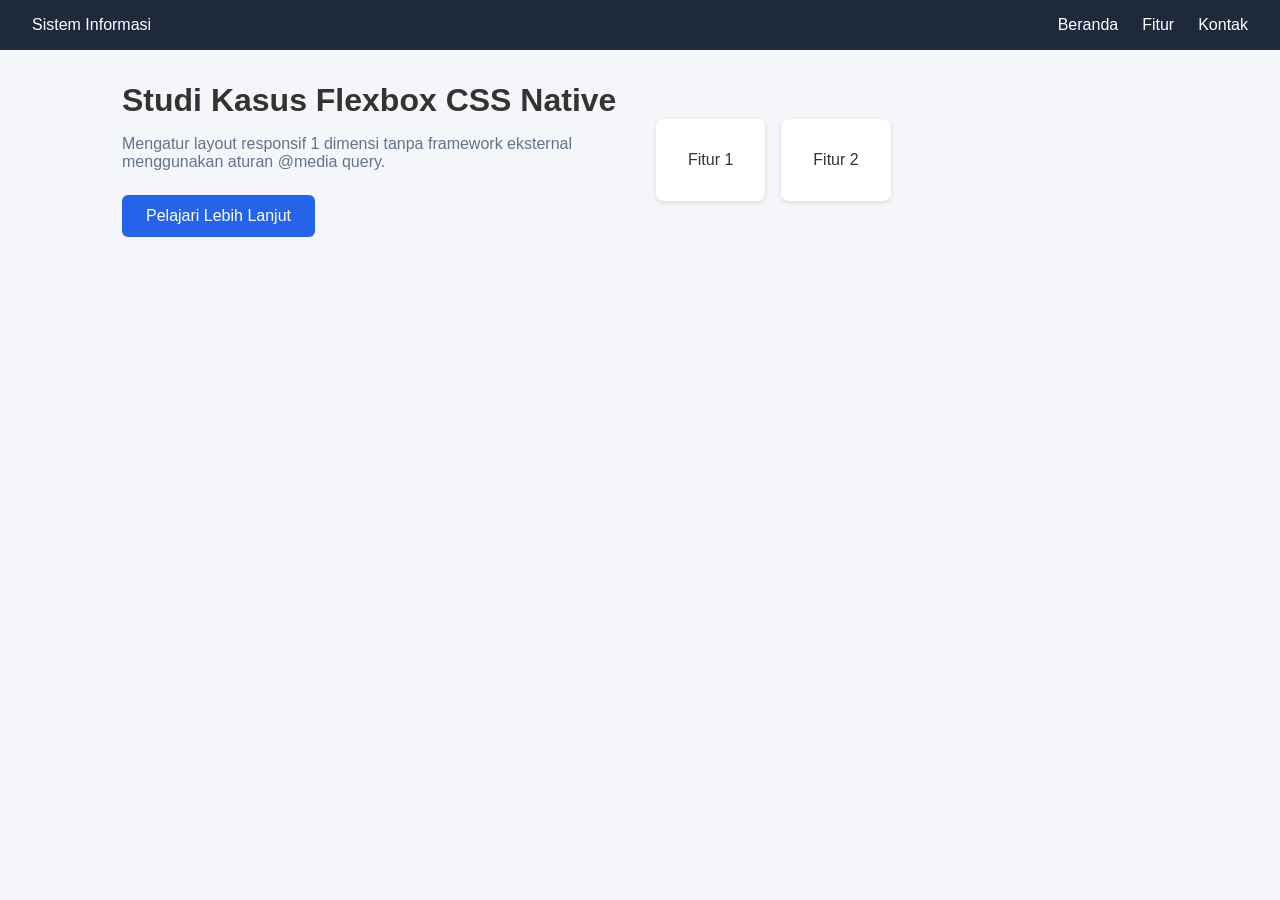
<file: pertemuan5/index.html>
<!DOCTYPE html>
<html lang="id">
<head>
  <meta charset="UTF-8">
  <meta name="viewport" content="width=device-width, initial-scale=1.0">
  <title>Landing Page - Flexbox Native</title>
  <link rel="stylesheet" href="style.css">
</head>
<body>

  <nav class="navbar">
    <div class="logo">Sistem Informasi</div>
    <ul class="nav-links">
      <li><a href="#">Beranda</a></li>
      <li><a href="#">Fitur</a></li>
      <li><a href="#">Kontak</a></li>
    </ul>
  </nav>

  <section class="hero">
    <div class="hero-text">
      <h1>Studi Kasus Flexbox CSS Native</h1>
      <p>Mengatur layout responsif 1 dimensi tanpa framework eksternal menggunakan aturan @media query.</p>
      <a href="#" class="btn">Pelajari Lebih Lanjut</a>
    </div>
    <div class="hero-box">
      <div class="card">Fitur 1</div>
      <div class="card">Fitur 2</div>
    </div>
  </section>

</body>
</html>
</file>
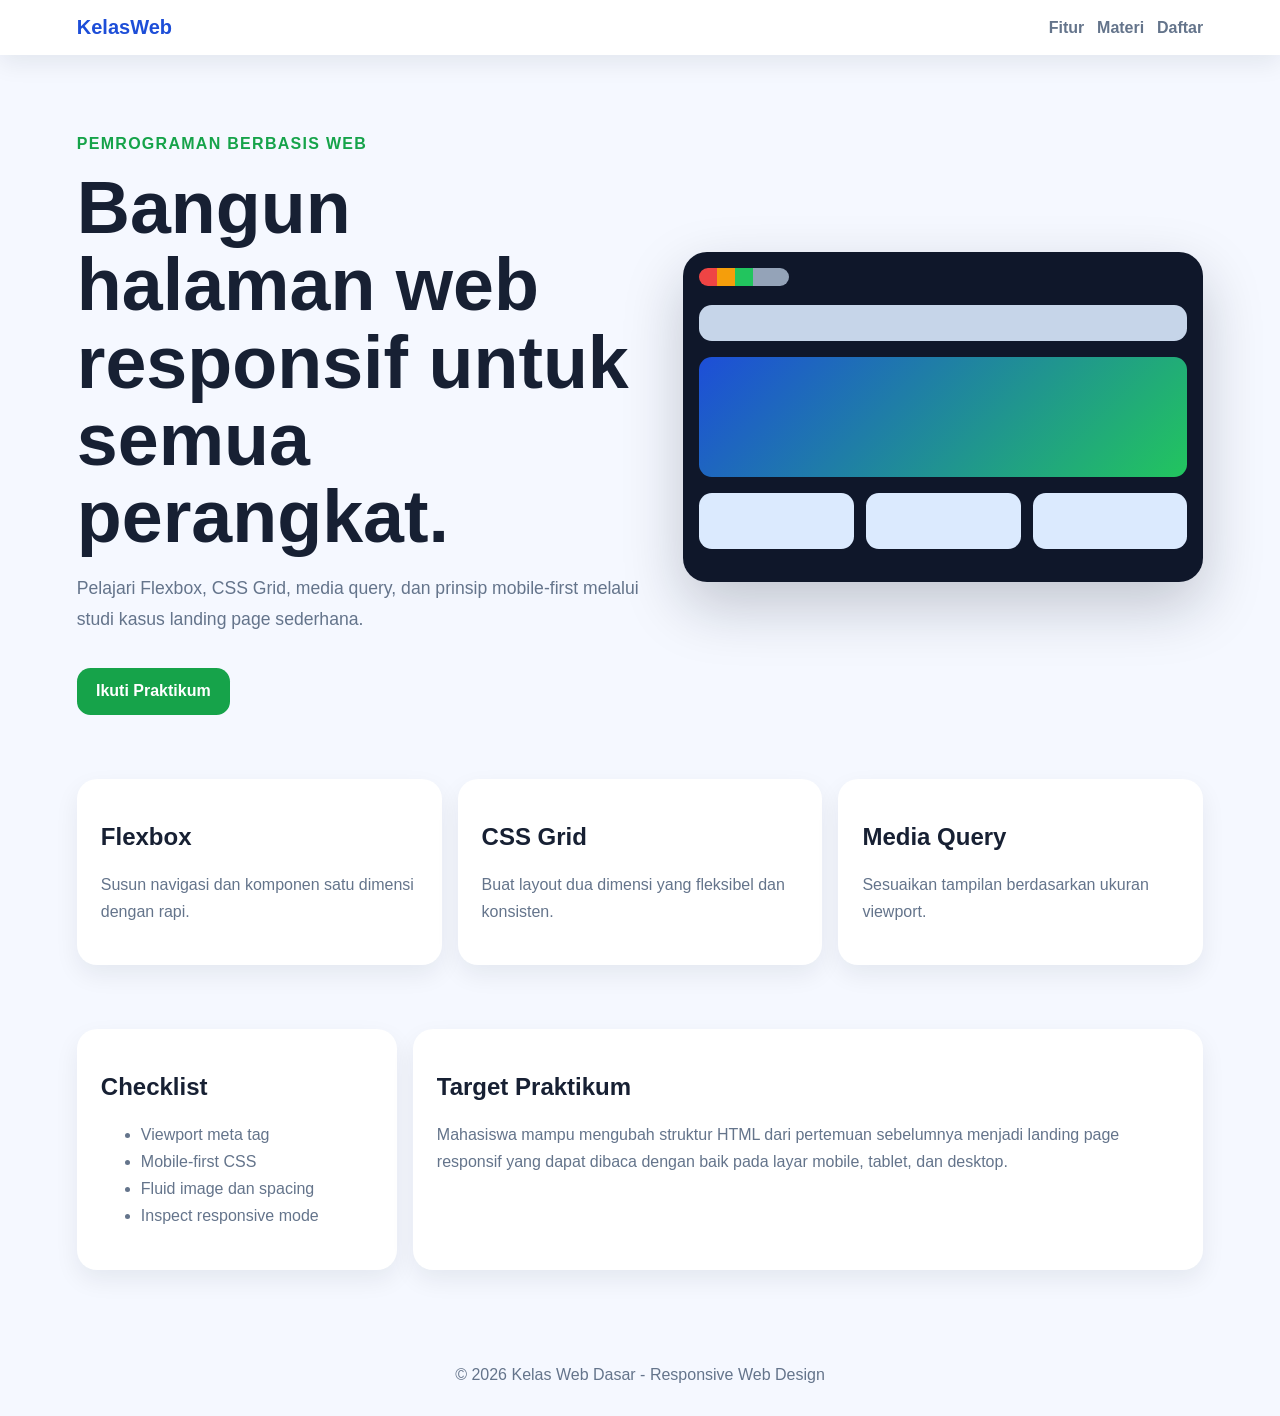
<file: pertemuan5/sklandingpage/index.html>
<!DOCTYPE html>
<html lang="id">
<head>
    <meta charset="UTF-8" />
    <meta name="viewport" content="width=device-width, initial-scale=1.0" />
    <title>Kelas Web Dasar</title>
    <link rel="stylesheet" href="style.css" />
</head>
<body>
    <header class="topbar">
        <a class="brand" href="#">KelasWeb</a>
        <nav class="nav" aria-label="Menu utama">
            <a href="#fitur">Fitur</a>
            <a href="#materi">Materi</a>
            <a href="#daftar">Daftar</a>
        </nav>
    </header>

    <main>
        <section class="hero">
            <div class="hero-text">
                <p class="eyebrow">Pemrograman Berbasis Web</p>
                <h1>Bangun halaman web responsif untuk semua perangkat.</h1>
                <p class="lead">Pelajari Flexbox, CSS Grid, media query, dan prinsip mobile-first melalui studi kasus landing page sederhana.</p>
                <a class="btn" href="#daftar">Ikuti Praktikum</a>
            </div>
            <div class="device-card" aria-label="Ilustrasi tampilan responsif">
                <div class="browser-bar"></div>
                <div class="mock-nav"></div>
                <div class="mock-hero"></div>
                <div class="mock-grid">
                    <span></span>
                    <span></span>
                    <span></span>
                </div>
            </div>
        </section>

        <section id="fitur" class="features">
            <article>
                <h2>Flexbox</h2>
                <p>Susun navigasi dan komponen satu dimensi dengan rapi.</p>
            </article>
            <article>
                <h2>CSS Grid</h2>
                <p>Buat layout dua dimensi yang fleksibel dan konsisten.</p>
            </article>
            <article>
                <h2>Media Query</h2>
                <p>Sesuaikan tampilan berdasarkan ukuran viewport.</p>
            </article>
        </section>

        <section id="materi" class="content-layout">
            <aside>
                <h2>Checklist</h2>
                <ul>
                    <li>Viewport meta tag</li>
                    <li>Mobile-first CSS</li>
                    <li>Fluid image dan spacing</li>
                    <li>Inspect responsive mode</li>
                </ul>
            </aside>
            <article>
                <h2>Target Praktikum</h2>
                <p>Mahasiswa mampu mengubah struktur HTML dari pertemuan sebelumnya menjadi landing page responsif yang dapat dibaca dengan baik pada layar mobile, tablet, dan desktop.</p>
            </article>
        </section>
    </main>

    <footer id="daftar">
        &copy; 2026 Kelas Web Dasar - Responsive Web Design
    </footer>
</body>
</html>
</file>
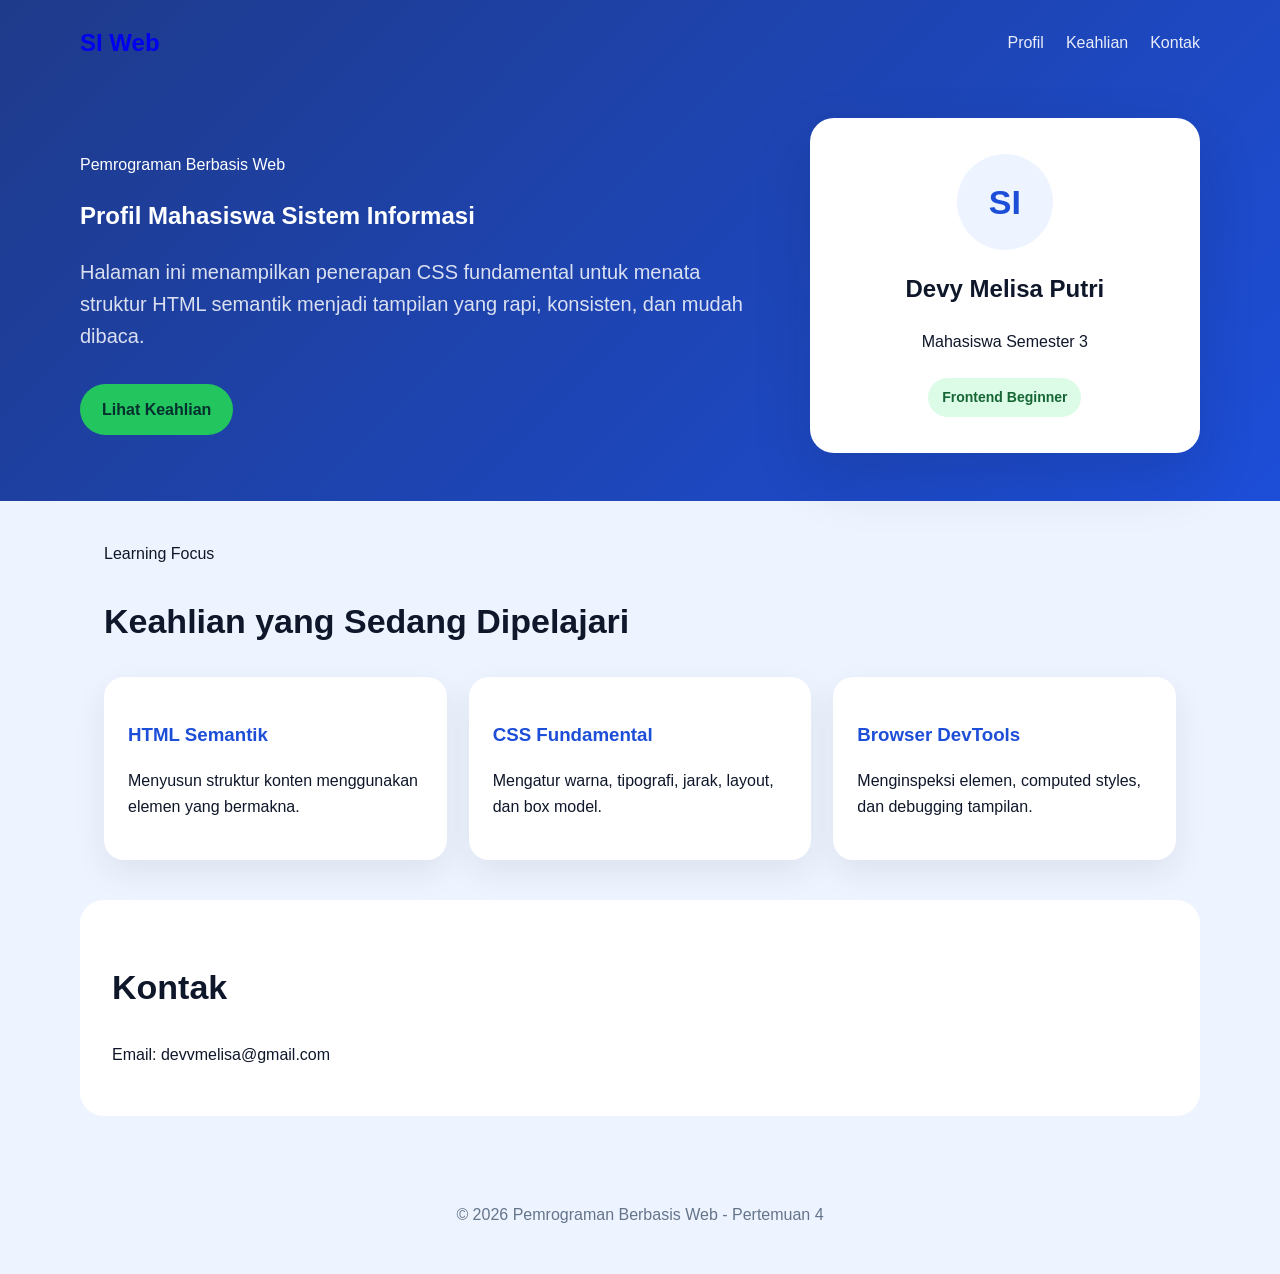
<file: pertemuan4/01.index.html>
<!DOCTYPE html>
<html lang="id">
<head>
    <meta charset="UTF-8">
    <meta name="viewport" content="width=device-width, initial-scale=1.0">
    <title>Profil Mahasiswa Sistem Informasi</title>
    <link rel="stylesheet" href="02.style.css">
</head>
<body>
    <header class="site-header">
        <nav class="navbar" aria-label="Navigasi utama">
            <a class="brand" href="#">SI Web</a>
            <ul class="nav-links">
                <li><a href="#profil">Profil</a></li>
                <li><a href="#keahlian">Keahlian</a></li>
                <li><a href="#kontak">Kontak</a></li>
            </ul>
        </nav>

        <section class="hero" id="profil">
            <div class="hero-text">
                <p class="eyebrow">Pemrograman Berbasis Web</p>
                <h1>Profil Mahasiswa Sistem Informasi</h1>
                <p class="lead">Halaman ini menampilkan penerapan CSS fundamental untuk menata struktur HTML semantik menjadi tampilan yang rapi, konsisten, dan mudah dibaca.</p>
                <a class="button" href="#keahlian">Lihat Keahlian</a>
            </div>
            
            <div class="profile-card" aria-label="Kartu profil singkat">
                <div class="avatar">SI</div>
                <h2>Devy Melisa Putri</h2>
                <p>Mahasiswa Semester 3</p>
                <span>Frontend Beginner</span>
            </div>
        </section>
    </header>

    <main>
        <section class="section" id="keahlian">
            <p class="eyebrow">Learning Focus</p>
            <h2>Keahlian yang Sedang Dipelajari</h2>
            
            <div class="grid">
                <article class="card">
                    <h3>HTML Semantik</h3>
                    <p>Menyusun struktur konten menggunakan elemen yang bermakna.</p>
                </article>
                
                <article class="card">
                    <h3>CSS Fundamental</h3>
                    <p>Mengatur warna, tipografi, jarak, layout, dan box model.</p>
                </article>
                
                <article class="card">
                    <h3>Browser DevTools</h3>
                    <p>Menginspeksi elemen, computed styles, dan debugging tampilan.</p>
                </article>
            </div>
        </section>

        <section class="section contact" id="kontak">
            <h2>Kontak</h2>
            <p>Email: devvmelisa@gmail.com</p>
        </section>
    </main>

    <footer class="footer">
        <p>&copy; 2026 Pemrograman Berbasis Web - Pertemuan 4</p>
    </footer>
</body>
</html>
</file>
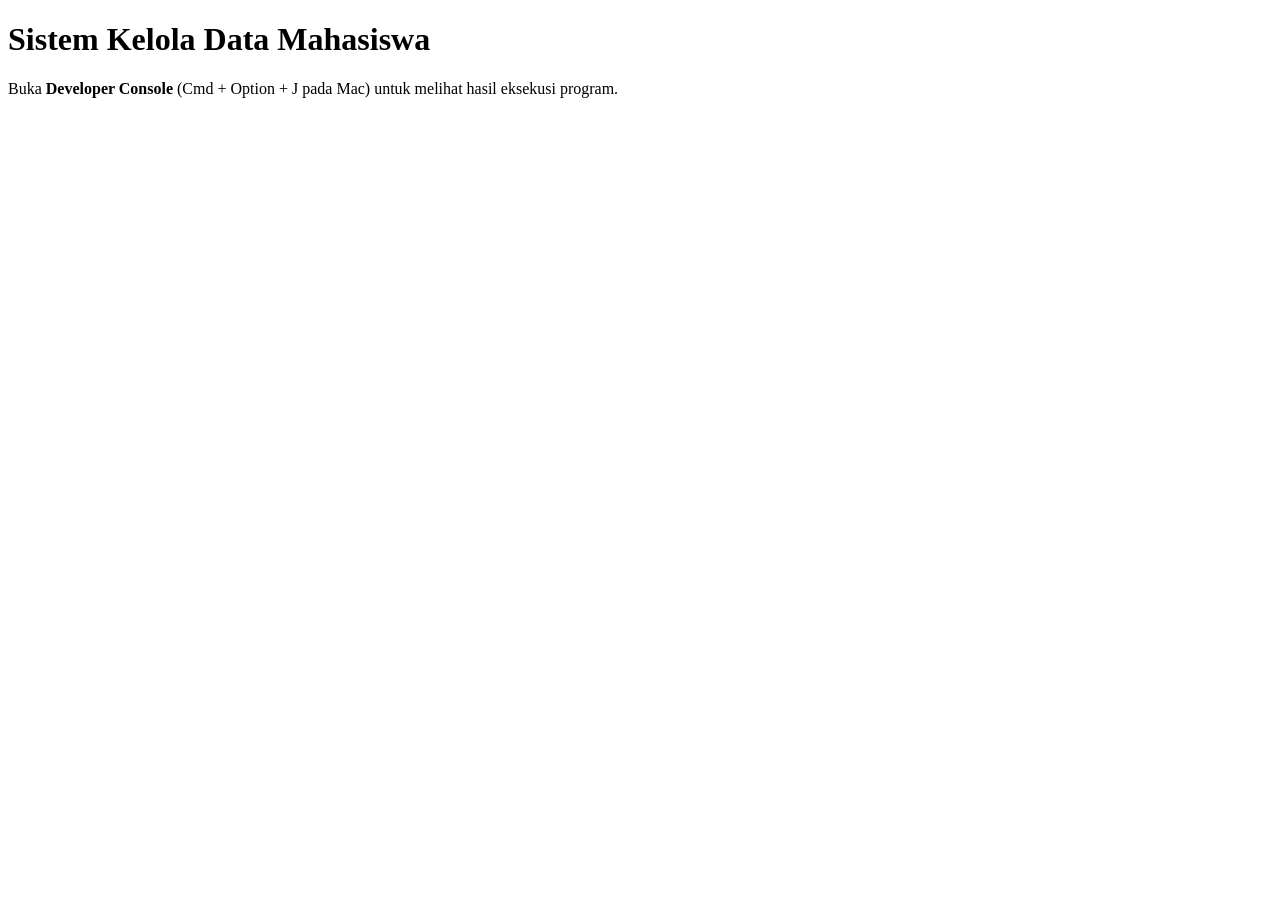
<file: pertemuan6/dasar_js.html>
<!DOCTYPE html>
<html lang="id">
<head>
  <meta charset="UTF-8">
  <meta name="viewport" content="width=device-width, initial-scale=1.0">
  <title>Bab 6 - Dasar JavaScript</title>
</head>
<body>

  <h1>Sistem Kelola Data Mahasiswa</h1>
  <p>Buka <strong>Developer Console</strong> (Cmd + Option + J pada Mac) untuk melihat hasil eksekusi program.</p>

  <script>
    const namaMatkul = "Pemrograman Web";
    let kuota = 30;
    let terisi = 28;

    console.log("=== 1. DASAR VARIABEL ===");
    console.log("Mata Kuliah:", namaMatkul);
    console.log("Sisa Kuota:", kuota - terisi);

    console.log("\n=== 2. KONDISIONAL ===");
    if (terisi >= kuota) {
      console.log("Status Kelas: Penuh");
    } else {
      console.log("Status Kelas: Masih Tersedia");
    }

    const daftarMahasiswa = [
      { nim: "F1E123001", nama: "Bambang", nilai: 85 },
      { nim: "F1E123002", nama: "Boboiboy", nilai: 70 },
      { nim: "F1E123003", nama: "Bubu", nilai: 90 }
    ];

    console.log("\n=== 3. PERULANGAN & PROSES DATA ===");
    function hitungKelulusan(list) {
      for (let i = 0; i < list.length; i++) {
        let status = list[i].nilai >= 75 ? "LULUS" : "TIDAK LULUS";
        console.log(`${i + 1}. ${list[i].nama} (${list[i].nim}) - Nilai: ${list[i].nilai} [${status}]`);
      }
    }

    hitungKelulusan(daftarMahasiswa);
  </script>

</body>
</html>
</file>
<file: pertemuan5/style.css>
* {
  margin: 0;
  padding: 0;
  box-sizing: border-box;
  font-family: Arial, sans-serif;
}

body {
  background-color: #f4f6f9;
  color: #333;
}

.navbar {
  display: flex;
  justify-content: space-between;
  align-items: center;
  padding: 1rem 2rem;
  background-color: #1e293b;
  color: white;
}

.nav-links {
  display: flex;
  list-style: none;
  gap: 1.5rem;
}

.nav-links a {
  color: white;
  text-decoration: none;
}

.hero {
  display: flex;
  flex-direction: column;
  padding: 2rem;
  gap: 2rem;
  max-width: 1100px;
  margin: 0 auto;
}

.hero-text h1 {
  font-size: 2rem;
  margin-bottom: 1rem;
}

.hero-text p {
  margin-bottom: 1.5rem;
  color: #64748b;
}

.btn {
  display: inline-block;
  padding: 0.75rem 1.5rem;
  background-color: #2563eb;
  color: white;
  text-decoration: none;
  border-radius: 6px;
}

.hero-box {
  display: flex;
  flex-direction: column;
  gap: 1rem;
  width: 100%;
}

.card {
  background: white;
  padding: 2rem;
  border-radius: 8px;
  box-shadow: 0 2px 5px rgba(0,0,0,0.1);
  text-align: center;
}

@media (min-width: 768px) {
  .hero {
    flex-direction: row;
    align-items: center;
  }

  .hero-text, .hero-box {
    flex: 1;
  }

  .hero-box {
    flex-direction: row;
  }
}
</file>
<file: pertemuan5/sklandingpage/style.css>
:root {
    --primary: #1d4ed8;
    --accent: #16a34a;
    --text: #172033;
    --muted: #64748b;
    --surface: #ffffff;
    --bg: #f5f8ff;
    --radius: 1.25rem;
}

* {
    box-sizing: border-box; 
}

html { 
    scroll-behavior: smooth; 
}

body { 
    margin: 0; 
    font-family: Arial, sans-serif; 
    background: var(--bg);
    color: var(--text); 
}

a { 
    color: inherit; 
}

.topbar {
    display: flex;
    flex-direction: column;
    align-items: flex-start;
    gap: 1rem;
    padding: 1rem 6%;
    background: var(--surface);
    box-shadow: 0 8px 24px rgba(15, 23, 42, .08);
}

.brand { 
    font-weight: 800; 
    color: var(--primary); 
    text-decoration: none;
    font-size: 1.25rem; 
}

.nav { 
    display: flex; 
    flex-direction: column; 
    gap: .8rem; 
}

.nav a { 
    text-decoration: none; 
    color: var(--muted); 
    font-weight: 700; 
}

.hero { 
    display: grid; 
    gap: 2rem; 
    align-items: center; 
    padding: 4rem 6%; 
}

.eyebrow { 
    color: var(--accent); 
    font-weight: 800; 
    text-transform: uppercase; 
    letter-spacing: .08em; 
}

h1 { 
    font-size: clamp(2.1rem, 8vw, 4.6rem); 
    line-height: 1.05; 
    margin: 0.4rem 0 1rem; 
}

.lead { 
    color: var(--muted); 
    font-size: 1.1rem; 
    line-height: 1.75; 
    max-width: 620px; 
}

.btn { 
    display: inline-block; 
    background: var(--accent); 
    color: white; 
    text-decoration: none; 
    padding: .9rem 1.2rem; 
    border-radius: 0.85rem; 
    font-weight: 800; 
    margin-top: 1rem; 
}

.device-card { 
    background: #0f172a; 
    border-radius: 1.5rem; 
    padding: 1rem;
    min-height: 330px; 
    box-shadow: 0 24px 60px rgba(15, 23, 42, 0.22); 
}

.browser-bar { 
    height: 18px; 
    width: 90px; 
    border-radius: 999px; 
    background: linear-gradient(90deg, #ef4444 0 20%, #f59e0b 20% 40%, #22c55e 40% 60%, #94a3b8 60%); 
    margin-bottom: 1.2rem; 
}

.mock-nav, .mock-hero, .mock-grid span { 
    border-radius: .8rem; 
    background: #dbeafe; 
    display: block; 
}

.mock-nav { 
    height: 36px; 
    opacity: .9; 
}

.mock-hero { 
    height: 120px; 
    margin: 1rem 0; 
    background: linear-gradient(135deg, #1d4ed8, #22c55e); 
}

.mock-grid { 
    display: grid; 
    grid-template-columns: 1fr; 
    gap: .75rem; 
}

.mock-grid span { 
    height: 56px; 
}

.features { 
    display: grid; 
    grid-template-columns: 1fr; 
    gap: 1rem; 
    padding: 0 6% 4rem; 
}

.features article, .content-layout > * { 
    background: var(--surface); 
    border-radius: var(--radius); 
    padding: 1.5rem; 
    box-shadow: 0 10px 24px rgba(15, 23, 42, .07); 
}

.features p, .content-layout p, li { 
    color: var(--muted); 
    line-height: 1.7; 
}

.content-layout { 
    display: grid; 
    grid-template-columns: 1fr; 
    gap: 1rem; 
    padding: 0 6% 4rem; 
}

footer { 
    text-align: center; 
    color: var(--muted); 
    padding: 2rem 6%; 
}

@media (min-width: 700px) {
    .topbar { 
        flex-direction: row; 
        justify-content: space-between; 
        align-items: center; 
    }
    .nav { 
        flex-direction: row; 
    }
    .features { 
        grid-template-columns: repeat(3, 1fr); 
    }
    .mock-grid { 
        grid-template-columns: repeat(3, 1fr); 
    }
}

@media (min-width: 980px) {
    .hero { 
        grid-template-columns: 1.05fr 0.95fr; 
        min-height: 72vh; 
    }
    .content-layout { 
        grid-template-columns: 320px 1fr; 
    }
}
</file>
<file: pertemuan4/02.style.css>
:root {
    --primary: #1d4ed8;
    --primary-dark: #1e3a8a;
    --accent: #22c55e;
    --text: #0f172a;
    --muted: #64748b;
    --surface: #ffffff;
    --bg: #eef4ff;
    --radius: 24px;
    --shadow: 0 24px 60px rgba(15, 23, 42, 0.14);
}

* {
    box-sizing: border-box;
}

html {
    scroll-behavior: smooth;
}

body {
    margin: 0;
    font-family: Arial, Helvetica, sans-serif;
    color: var(--text);
    background: var(--bg);
    line-height: 1.6;
}

.site-header {
    background: linear-gradient(135deg, var(--primary-dark), var(--primary));
    color: white;
    padding: 24px;
}

.navbar {
    max-width: 1120px;
    margin: 0 auto;
    display: flex;
    align-items: center;
    justify-content: space-between;
}

.brand {
    font-weight: 800;
    font-size: 24px;
    text-decoration: none;
}

.nav-links {
    list-style: none;
    display: flex;
    gap: 22px;
    padding: 0;
    margin: 0;
}

.nav-links a {
    text-decoration: none;
    color: rgba(255, 255, 255, 0.9);
}

.hero {
    max-width: 1120px;
    margin: 56px auto 24px;
    display: grid;
    grid-template-columns: 1.6fr 0.9fr;
    gap: 36px;
    align-items: center;
}

.lead {
    max-width: 680px;
    font-size: 20px;
    color: rgba(255, 255, 255, 0.84);
}

.button {
    display: inline-block;
    margin-top: 12px;
    padding: 13px 22px;
    background: var(--accent);
    color: #042f2e;
    border-radius: 999px;
    font-weight: 700;
    text-decoration: none;
}

.profile-card {
    background: var(--surface);
    color: var(--text);
    border-radius: var(--radius);
    padding: 36px;
    box-shadow: var(--shadow);
    text-align: center;
}

.avatar {
    width: 96px;
    height: 96px;
    margin: 0 auto 18px;
    display: grid;
    place-items: center;
    border-radius: 50%;
    background: var(--bg);
    color: var(--primary);
    font-size: 34px;
    font-weight: 800;
}

.profile-card span {
    display: inline-block;
    margin-top: 8px;
    padding: 8px 14px;
    background: #dcfce7;
    color: #166534;
    border-radius: 999px;
    font-size: 14px;
    font-weight: 700;
}

.section {
    max-width: 1120px;
    margin: 40px auto;
    padding: 0 24px;
}

.section h2 {
    font-size: 34px;
}

.grid {
    display: grid;
    grid-template-columns: repeat(3, 1fr);
    gap: 22px;
}

.card {
    background: var(--surface);
    border-radius: 20px;
    padding: 24px;
    box-shadow: 0 12px 32px rgba(15, 23, 42, 0.08);
}

.card h3 {
    color: var(--primary);
}

.contact {
    background: white;
    border-radius: var(--radius);
    padding: 32px;
}

.footer {
    text-align: center;
    color: var(--muted);
    padding: 30px;
}

@media (max-width: 760px) {
    .navbar, .nav-links {
        align-items: flex-start;
        flex-direction: column;
    }

    .hero,
    .grid {
        grid-template-columns: 1fr;
    }

    h1 {
        font-size: 38px;
    }
}
</file>
